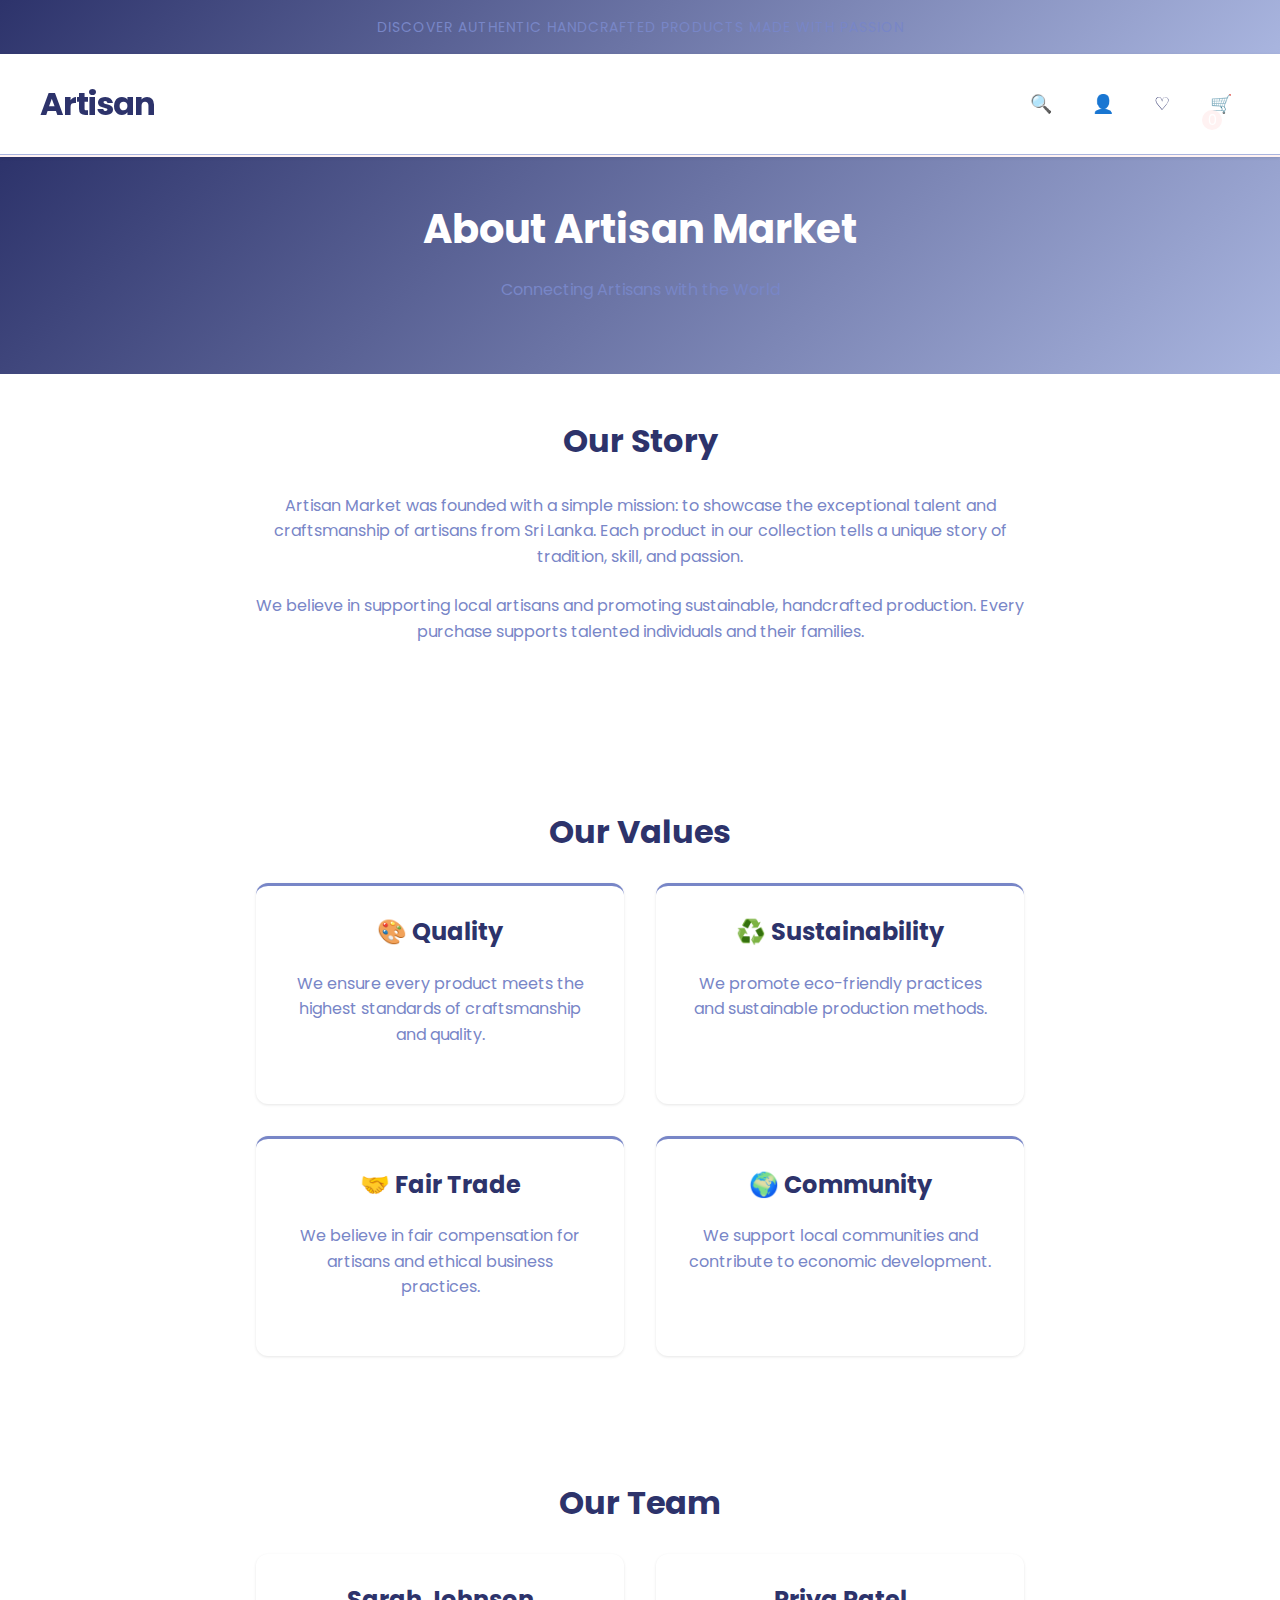
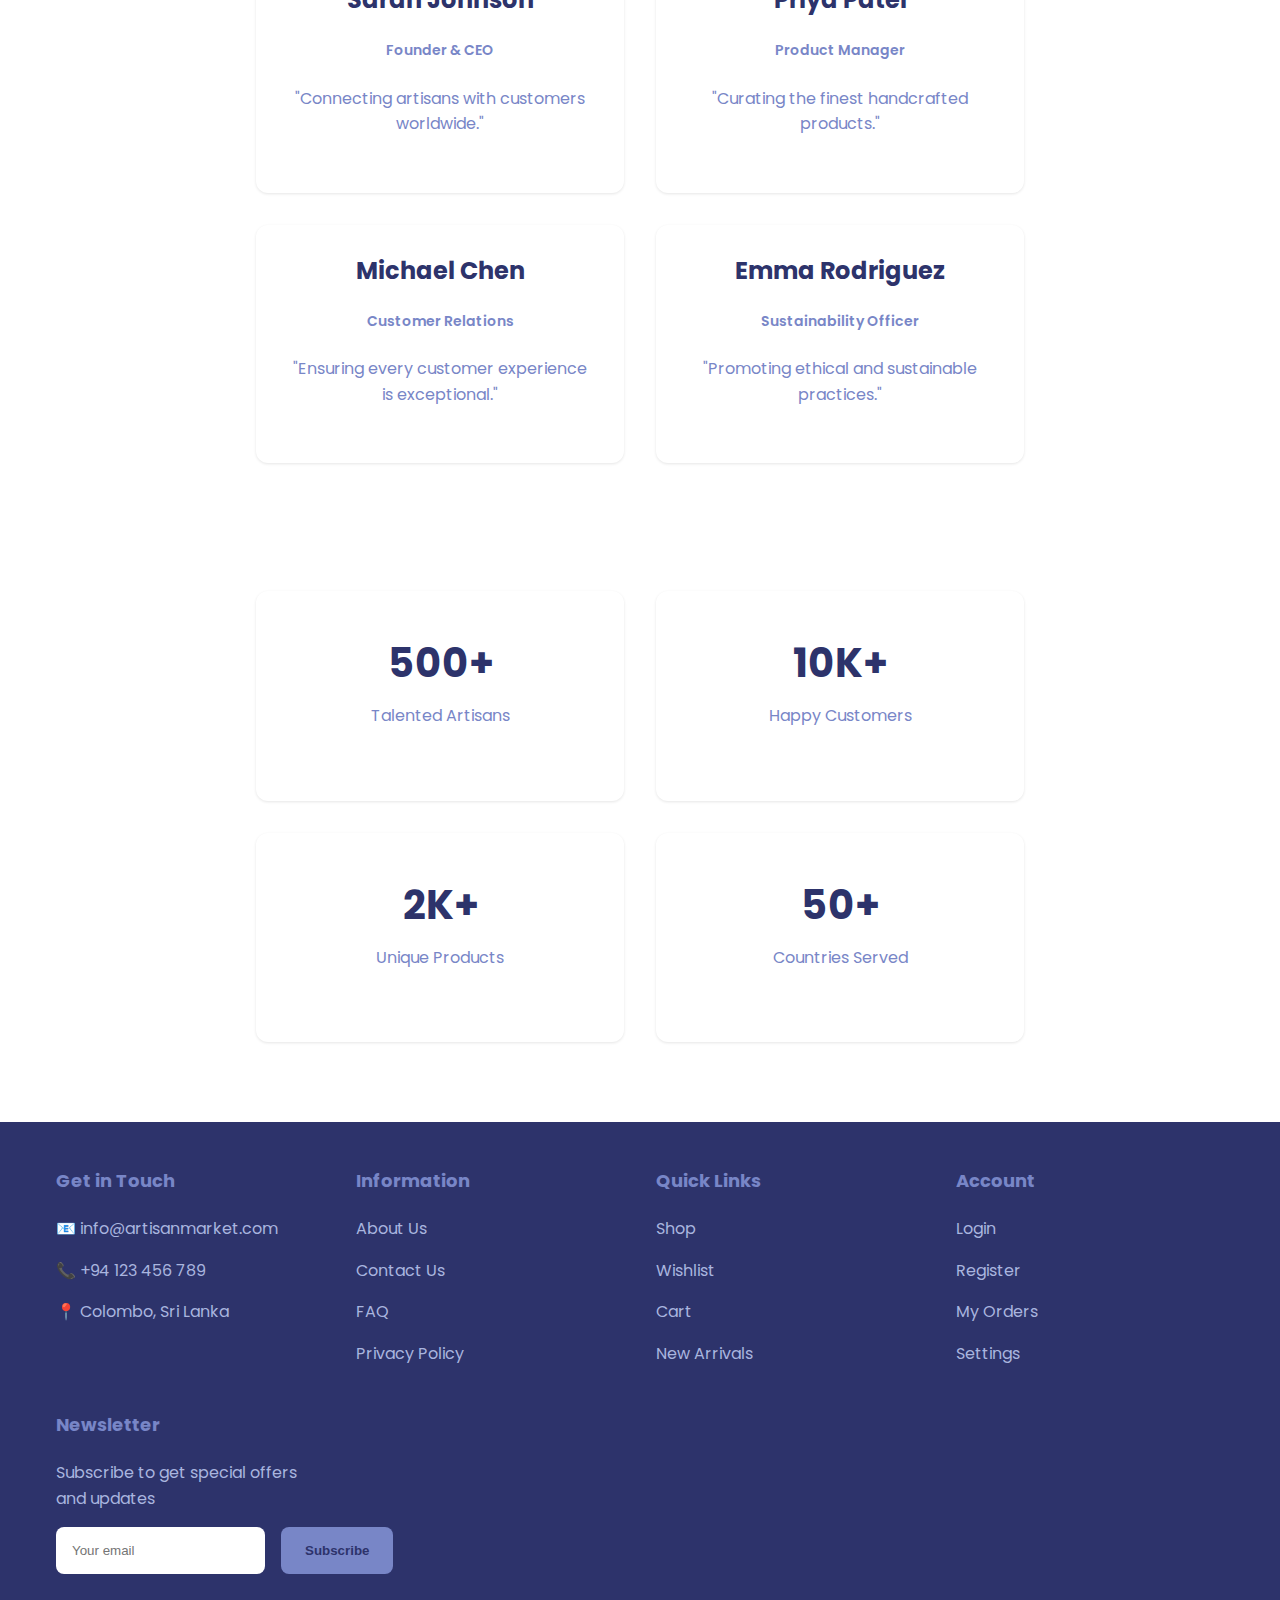
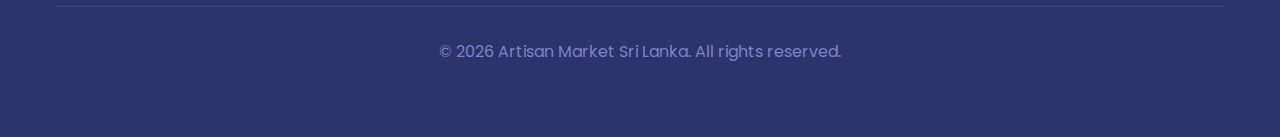
<file: about.html>
<!DOCTYPE html>
<html lang="en">
<head>
  <meta charset="UTF-8" />
  <meta name="viewport" content="width=device-width, initial-scale=1, shrink-to-fit=no" />
  <meta name="theme-color" content="#5c4033">
  <meta name="description" content="About Artisan Market - Learn about our mission to bring authentic handcrafted products from Sri Lanka.">
  
  <link href="https://fonts.googleapis.com/css2?family=Poppins:wght@400;500;600;700&display=swap" rel="stylesheet">
  <link rel="stylesheet" href="style.css">
  
  <title>About | Artisan Market</title>
</head>

<body>
  <div id="app">
    <!-- Header -->
    <div class="header-top">
      <div class="container">
        <p class="header-message">DISCOVER AUTHENTIC HANDCRAFTED PRODUCTS MADE WITH PASSION</p>
      </div>
    </div>

    <header class="main-header">
      <div class="container header-content">
        <button class="mobile-menu-btn" id="mobileMenuBtn" aria-label="Toggle navigation menu">
          <span></span>
          <span></span>
          <span></span>
        </button>

        <div class="logo-section">
          <a href="index.html" class="brand" aria-label="Artisan Market home">Artisan</a>
        </div>

        <nav class="main-nav" id="mainNav" role="navigation" aria-label="Main navigation">
          <ul class="nav-menu">
            <li><a href="index.html">HOME</a></li>
            <li><a href="shop.html">SHOP</a></li>
            <li><a href="about.html">ABOUT</a></li>
            <li><a href="contact.html">CONTACT</a></li>
            <li><a href="faq.html">FAQ</a></li>
          </ul>
        </nav>

        <div class="header-icons">
          <button class="icon-btn" id="searchToggle" aria-label="Search products">
            <span>🔍</span>
          </button>
          <a href="account.html" class="icon-btn" aria-label="Account">
            <span>👤</span>
          </a>
          <a href="shop.html" class="icon-btn" aria-label="Wishlist">
            <span>♡</span>
          </a>
          <a href="cart.html" class="icon-btn cart-btn" aria-label="Shopping cart">
            <span>🛒</span>
            <span class="cart-count">0</span>
          </a>
        </div>
      </div>

      <div class="search-bar-wrapper" id="searchBarWrapper" role="search">
        <div class="container">
          <input type="search" id="searchInput" placeholder="Search for products..." aria-label="Search" required>
          <button id="searchBtn" type="button" aria-label="Search">Search</button>
        </div>
      </div>
    </header>

    <!-- Hero Section -->
    <section class="about-hero">
      <div class="container">
        <h1>About Artisan Market</h1>
        <p>Connecting Artisans with the World</p>
      </div>
    </section>

    <!-- Story Section -->
    <main class="container">
      <section class="about-story">
        <h2>Our Story</h2>
        <p>Artisan Market was founded with a simple mission: to showcase the exceptional talent and craftsmanship of artisans from Sri Lanka. Each product in our collection tells a unique story of tradition, skill, and passion.</p>
        <p>We believe in supporting local artisans and promoting sustainable, handcrafted production. Every purchase supports talented individuals and their families.</p>
      </section>

      <!-- Values Section -->
      <section class="values-section">
        <h2>Our Values</h2>
        <div class="values-grid">
          <div class="value-card">
            <h3>🎨 Quality</h3>
            <p>We ensure every product meets the highest standards of craftsmanship and quality.</p>
          </div>
          <div class="value-card">
            <h3>♻️ Sustainability</h3>
            <p>We promote eco-friendly practices and sustainable production methods.</p>
          </div>
          <div class="value-card">
            <h3>🤝 Fair Trade</h3>
            <p>We believe in fair compensation for artisans and ethical business practices.</p>
          </div>
          <div class="value-card">
            <h3>🌍 Community</h3>
            <p>We support local communities and contribute to economic development.</p>
          </div>
        </div>
      </section>

      <!-- Team Section -->
      <section class="team-section">
        <h2>Our Team</h2>
        <div class="team-grid">
          <div class="team-member">
            <h3>Sarah Johnson</h3>
            <p class="role">Founder & CEO</p>
            <p>"Connecting artisans with customers worldwide."</p>
          </div>
          <div class="team-member">
            <h3>Priya Patel</h3>
            <p class="role">Product Manager</p>
            <p>"Curating the finest handcrafted products."</p>
          </div>
          <div class="team-member">
            <h3>Michael Chen</h3>
            <p class="role">Customer Relations</p>
            <p>"Ensuring every customer experience is exceptional."</p>
          </div>
          <div class="team-member">
            <h3>Emma Rodriguez</h3>
            <p class="role">Sustainability Officer</p>
            <p>"Promoting ethical and sustainable practices."</p>
          </div>
        </div>
      </section>

      <!-- Statistics Section -->
      <section class="stats-section">
        <div class="stats-grid">
          <div class="stat-card">
            <h3>500+</h3>
            <p>Talented Artisans</p>
          </div>
          <div class="stat-card">
            <h3>10K+</h3>
            <p>Happy Customers</p>
          </div>
          <div class="stat-card">
            <h3>2K+</h3>
            <p>Unique Products</p>
          </div>
          <div class="stat-card">
            <h3>50+</h3>
            <p>Countries Served</p>
          </div>
        </div>
      </section>
    </main>

    <!-- Footer -->
    <footer class="main-footer">
      <div class="container">
        <div class="footer-grid">
          <div class="footer-section">
            <h4>Get in Touch</h4>
            <p>📧 <a href="mailto:info@artisanmarket.com">info@artisanmarket.com</a></p>
            <p>📞 <a href="tel:+94123456789">+94 123 456 789</a></p>
            <p>📍 Colombo, Sri Lanka</p>
          </div>

          <div class="footer-section">
            <h4>Information</h4>
            <ul>
              <li><a href="about.html">About Us</a></li>
              <li><a href="contact.html">Contact Us</a></li>
              <li><a href="faq.html">FAQ</a></li>
              <li><a href="#">Privacy Policy</a></li>
            </ul>
          </div>

          <div class="footer-section">
            <h4>Quick Links</h4>
            <ul>
              <li><a href="shop.html">Shop</a></li>
              <li><a href="#">Wishlist</a></li>
              <li><a href="cart.html">Cart</a></li>
              <li><a href="#">New Arrivals</a></li>
            </ul>
          </div>

          <div class="footer-section">
            <h4>Account</h4>
            <ul>
              <li><a href="account.html">Login</a></li>
              <li><a href="account.html">Register</a></li>
              <li><a href="account.html">My Orders</a></li>
              <li><a href="#">Settings</a></li>
            </ul>
          </div>

          <div class="footer-section">
            <h4>Newsletter</h4>
            <p>Subscribe to get special offers and updates</p>
            <form class="newsletter-form" method="post">
              <input type="email" placeholder="Your email" required aria-label="Email address">
              <button type="submit" aria-label="Subscribe to newsletter">Subscribe</button>
            </form>
          </div>
        </div>

        <div class="footer-bottom">
          <p>&copy; <span id="year"></span> Artisan Market Sri Lanka. All rights reserved.</p>
        </div>
      </div>
    </footer>
  </div>

  <script src="common.js"></script>
  <script src="script.js"></script>
</body>
</html>
</file>
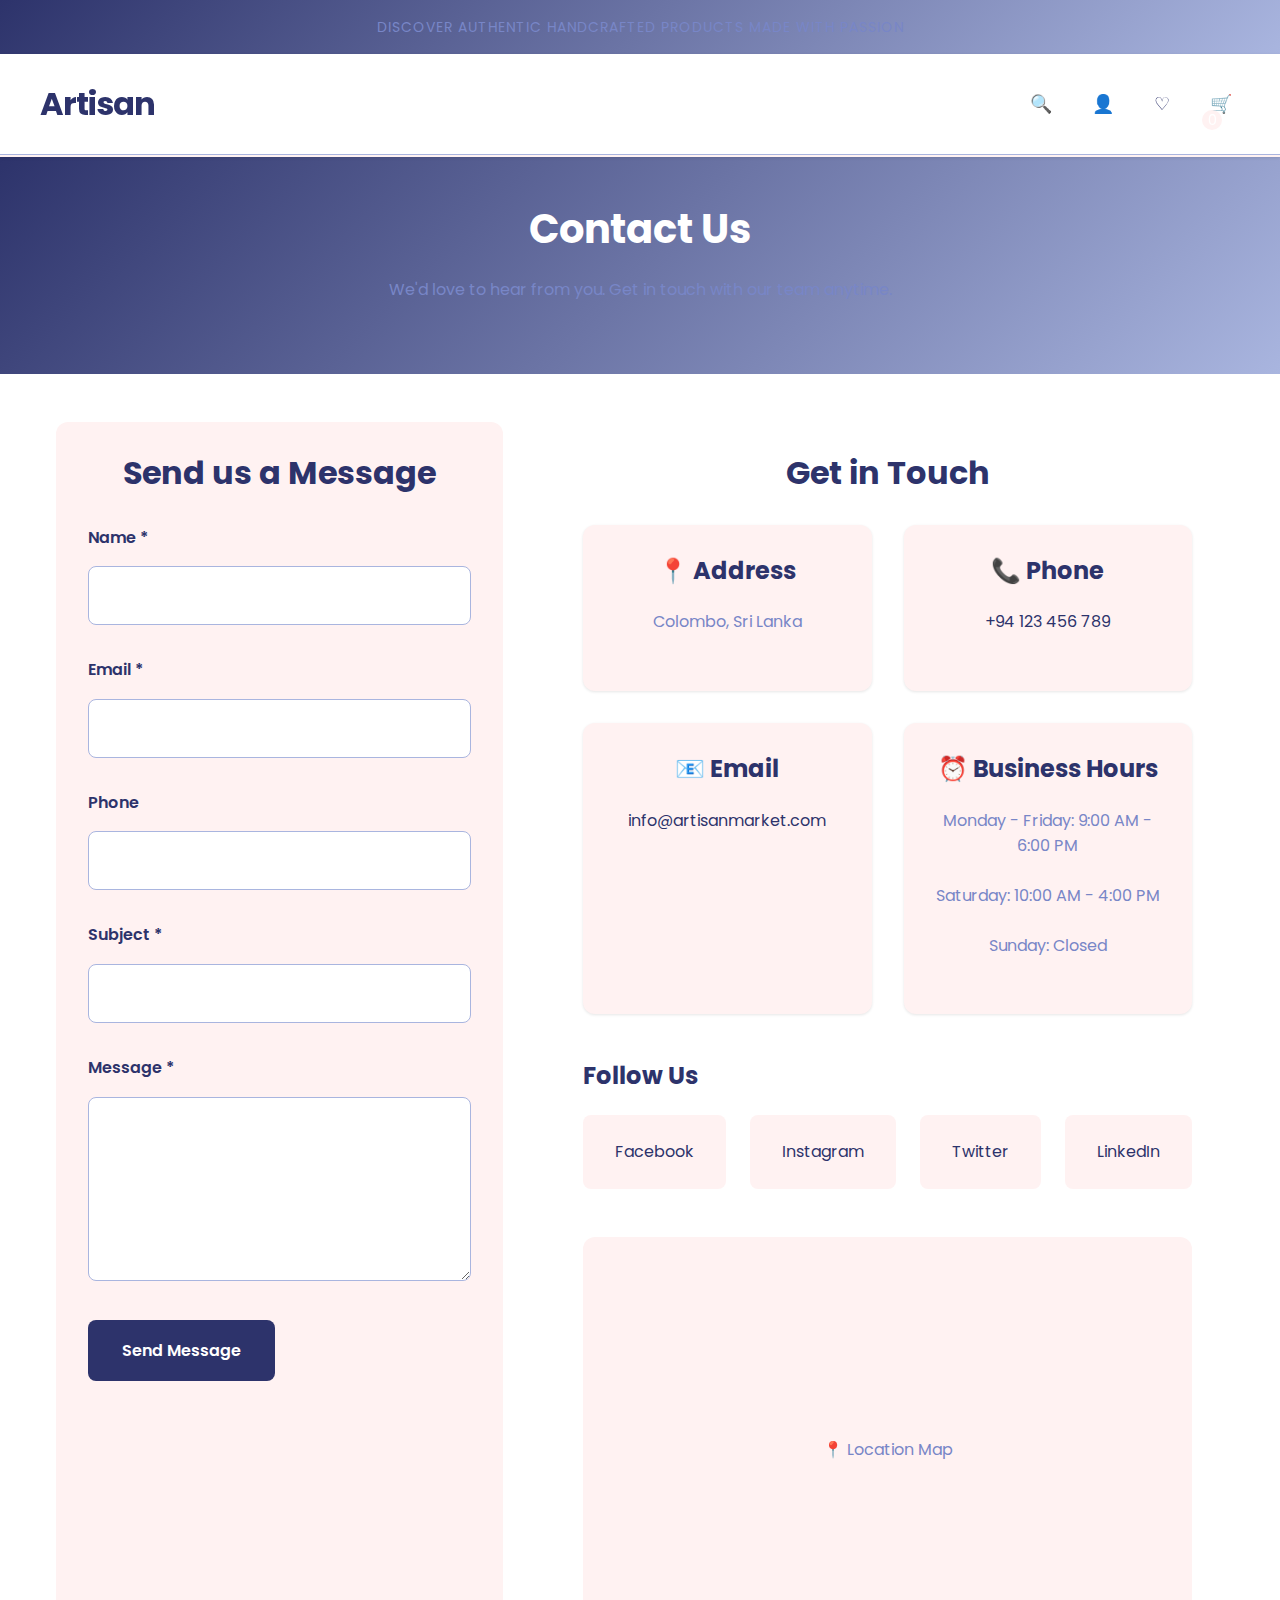
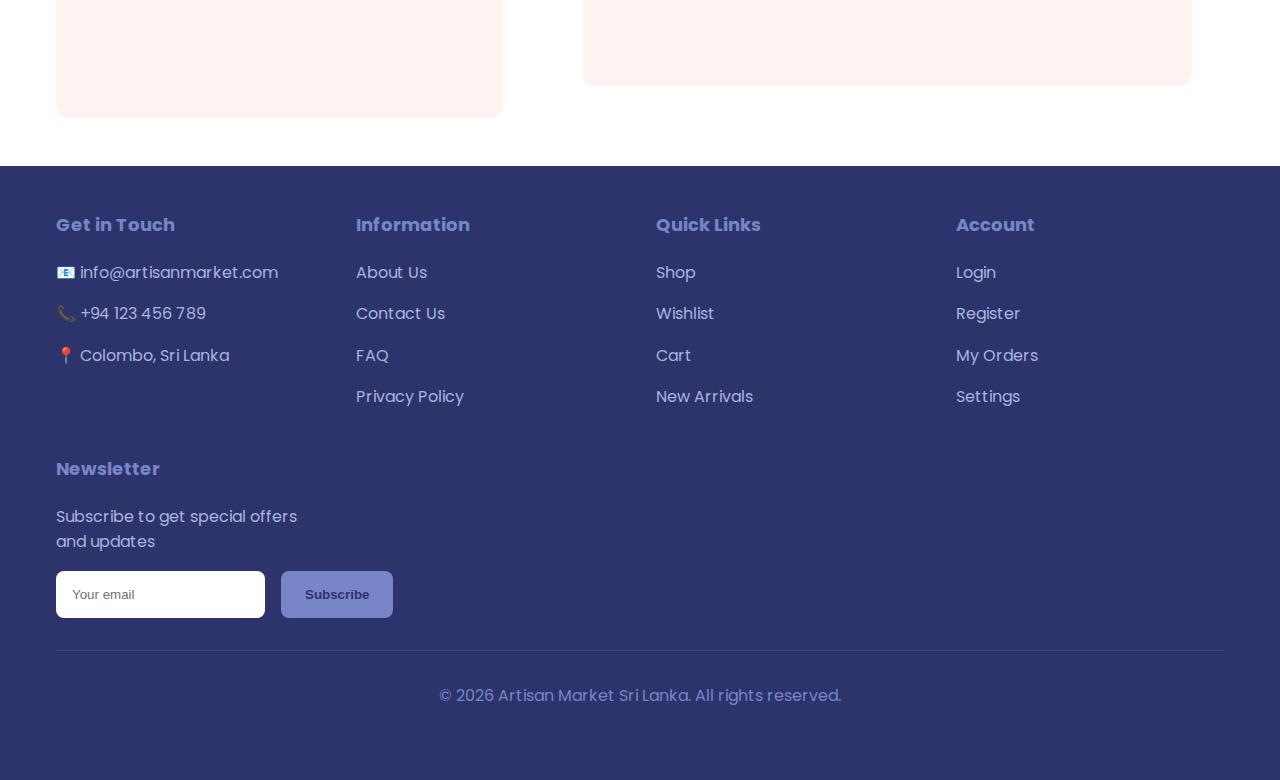
<file: contact.html>
<!DOCTYPE html>
<html lang="en">
<head>
  <meta charset="UTF-8" />
  <meta name="viewport" content="width=device-width, initial-scale=1, shrink-to-fit=no" />
  <meta name="theme-color" content="#5c4033">
  <meta name="description" content="Contact Artisan Market - Get in touch with our team for inquiries, support, and feedback.">
  
  <link href="https://fonts.googleapis.com/css2?family=Poppins:wght@400;500;600;700&display=swap" rel="stylesheet">
  <link rel="stylesheet" href="style.css">
  
  <title>Contact | Artisan Market</title>
</head>

<body>
  <div id="app">
    <!-- Header -->
    <div class="header-top">
      <div class="container">
        <p class="header-message">DISCOVER AUTHENTIC HANDCRAFTED PRODUCTS MADE WITH PASSION</p>
      </div>
    </div>

    <header class="main-header">
      <div class="container header-content">
        <button class="mobile-menu-btn" id="mobileMenuBtn" aria-label="Toggle navigation menu">
          <span></span>
          <span></span>
          <span></span>
        </button>

        <div class="logo-section">
          <a href="index.html" class="brand" aria-label="Artisan Market home">Artisan</a>
        </div>

        <nav class="main-nav" id="mainNav" role="navigation" aria-label="Main navigation">
          <ul class="nav-menu">
            <li><a href="index.html">HOME</a></li>
            <li><a href="shop.html">SHOP</a></li>
            <li><a href="about.html">ABOUT</a></li>
            <li><a href="contact.html">CONTACT</a></li>
            <li><a href="faq.html">FAQ</a></li>
          </ul>
        </nav>

        <div class="header-icons">
          <button class="icon-btn" id="searchToggle" aria-label="Search products">
            <span>🔍</span>
          </button>
          <a href="account.html" class="icon-btn" aria-label="Account">
            <span>👤</span>
          </a>
          <a href="shop.html" class="icon-btn" aria-label="Wishlist">
            <span>♡</span>
          </a>
          <a href="cart.html" class="icon-btn cart-btn" aria-label="Shopping cart">
            <span>🛒</span>
            <span class="cart-count">0</span>
          </a>
        </div>
      </div>

      <div class="search-bar-wrapper" id="searchBarWrapper" role="search">
        <div class="container">
          <input type="search" id="searchInput" placeholder="Search for products..." aria-label="Search" required>
          <button id="searchBtn" type="button" aria-label="Search">Search</button>
        </div>
      </div>
    </header>

    <!-- Hero Section -->
    <section class="contact-hero">
      <div class="container">
        <h1>Contact Us</h1>
        <p>We'd love to hear from you. Get in touch with our team anytime.</p>
      </div>
    </section>

    <!-- Main Content -->
    <main class="container">
      <div class="contact-wrapper">
        <!-- Contact Form -->
        <section class="contact-form-section">
          <h2>Send us a Message</h2>
          <form id="contactForm" method="post">
            <div class="form-group">
              <label for="name">Name *</label>
              <input type="text" id="name" name="name" required aria-required="true">
            </div>

            <div class="form-group">
              <label for="email">Email *</label>
              <input type="email" id="email" name="email" required aria-required="true">
            </div>

            <div class="form-group">
              <label for="phone">Phone</label>
              <input type="tel" id="phone" name="phone">
            </div>

            <div class="form-group">
              <label for="subject">Subject *</label>
              <input type="text" id="subject" name="subject" required aria-required="true">
            </div>

            <div class="form-group">
              <label for="message">Message *</label>
              <textarea id="message" name="message" rows="6" required aria-required="true"></textarea>
            </div>

            <button type="submit" class="btn btn-primary">Send Message</button>
          </form>
        </section>

        <!-- Contact Information -->
        <section class="contact-info-section">
          <h2>Get in Touch</h2>
          
          <div class="info-cards">
            <div class="info-card">
              <h3>📍 Address</h3>
              <p>Colombo, Sri Lanka</p>
            </div>

            <div class="info-card">
              <h3>📞 Phone</h3>
              <p><a href="tel:+94123456789">+94 123 456 789</a></p>
            </div>

            <div class="info-card">
              <h3>📧 Email</h3>
              <p><a href="mailto:info@artisanmarket.com">info@artisanmarket.com</a></p>
            </div>

            <div class="info-card">
              <h3>⏰ Business Hours</h3>
              <p>Monday - Friday: 9:00 AM - 6:00 PM</p>
              <p>Saturday: 10:00 AM - 4:00 PM</p>
              <p>Sunday: Closed</p>
            </div>
          </div>

          <!-- Social Media -->
          <div class="social-section">
            <h3>Follow Us</h3>
            <div class="social-links">
              <a href="#" aria-label="Facebook">Facebook</a>
              <a href="#" aria-label="Instagram">Instagram</a>
              <a href="#" aria-label="Twitter">Twitter</a>
              <a href="#" aria-label="LinkedIn">LinkedIn</a>
            </div>
          </div>

          <!-- Map Placeholder -->
          <div class="map-placeholder">
            <p>📍 Location Map</p>
          </div>
        </section>
      </div>
    </main>

    <!-- Footer -->
    <footer class="main-footer">
      <div class="container">
        <div class="footer-grid">
          <div class="footer-section">
            <h4>Get in Touch</h4>
            <p>📧 <a href="mailto:info@artisanmarket.com">info@artisanmarket.com</a></p>
            <p>📞 <a href="tel:+94123456789">+94 123 456 789</a></p>
            <p>📍 Colombo, Sri Lanka</p>
          </div>

          <div class="footer-section">
            <h4>Information</h4>
            <ul>
              <li><a href="about.html">About Us</a></li>
              <li><a href="contact.html">Contact Us</a></li>
              <li><a href="faq.html">FAQ</a></li>
              <li><a href="#">Privacy Policy</a></li>
            </ul>
          </div>

          <div class="footer-section">
            <h4>Quick Links</h4>
            <ul>
              <li><a href="shop.html">Shop</a></li>
              <li><a href="#">Wishlist</a></li>
              <li><a href="cart.html">Cart</a></li>
              <li><a href="#">New Arrivals</a></li>
            </ul>
          </div>

          <div class="footer-section">
            <h4>Account</h4>
            <ul>
              <li><a href="account.html">Login</a></li>
              <li><a href="account.html">Register</a></li>
              <li><a href="account.html">My Orders</a></li>
              <li><a href="#">Settings</a></li>
            </ul>
          </div>

          <div class="footer-section">
            <h4>Newsletter</h4>
            <p>Subscribe to get special offers and updates</p>
            <form class="newsletter-form" method="post">
              <input type="email" placeholder="Your email" required aria-label="Email address">
              <button type="submit" aria-label="Subscribe to newsletter">Subscribe</button>
            </form>
          </div>
        </div>

        <div class="footer-bottom">
          <p>&copy; <span id="year"></span> Artisan Market Sri Lanka. All rights reserved.</p>
        </div>
      </div>
    </footer>
  </div>

  <script src="common.js"></script>
  <script src="contact-script.js"></script>
</body>
</html>
</file>
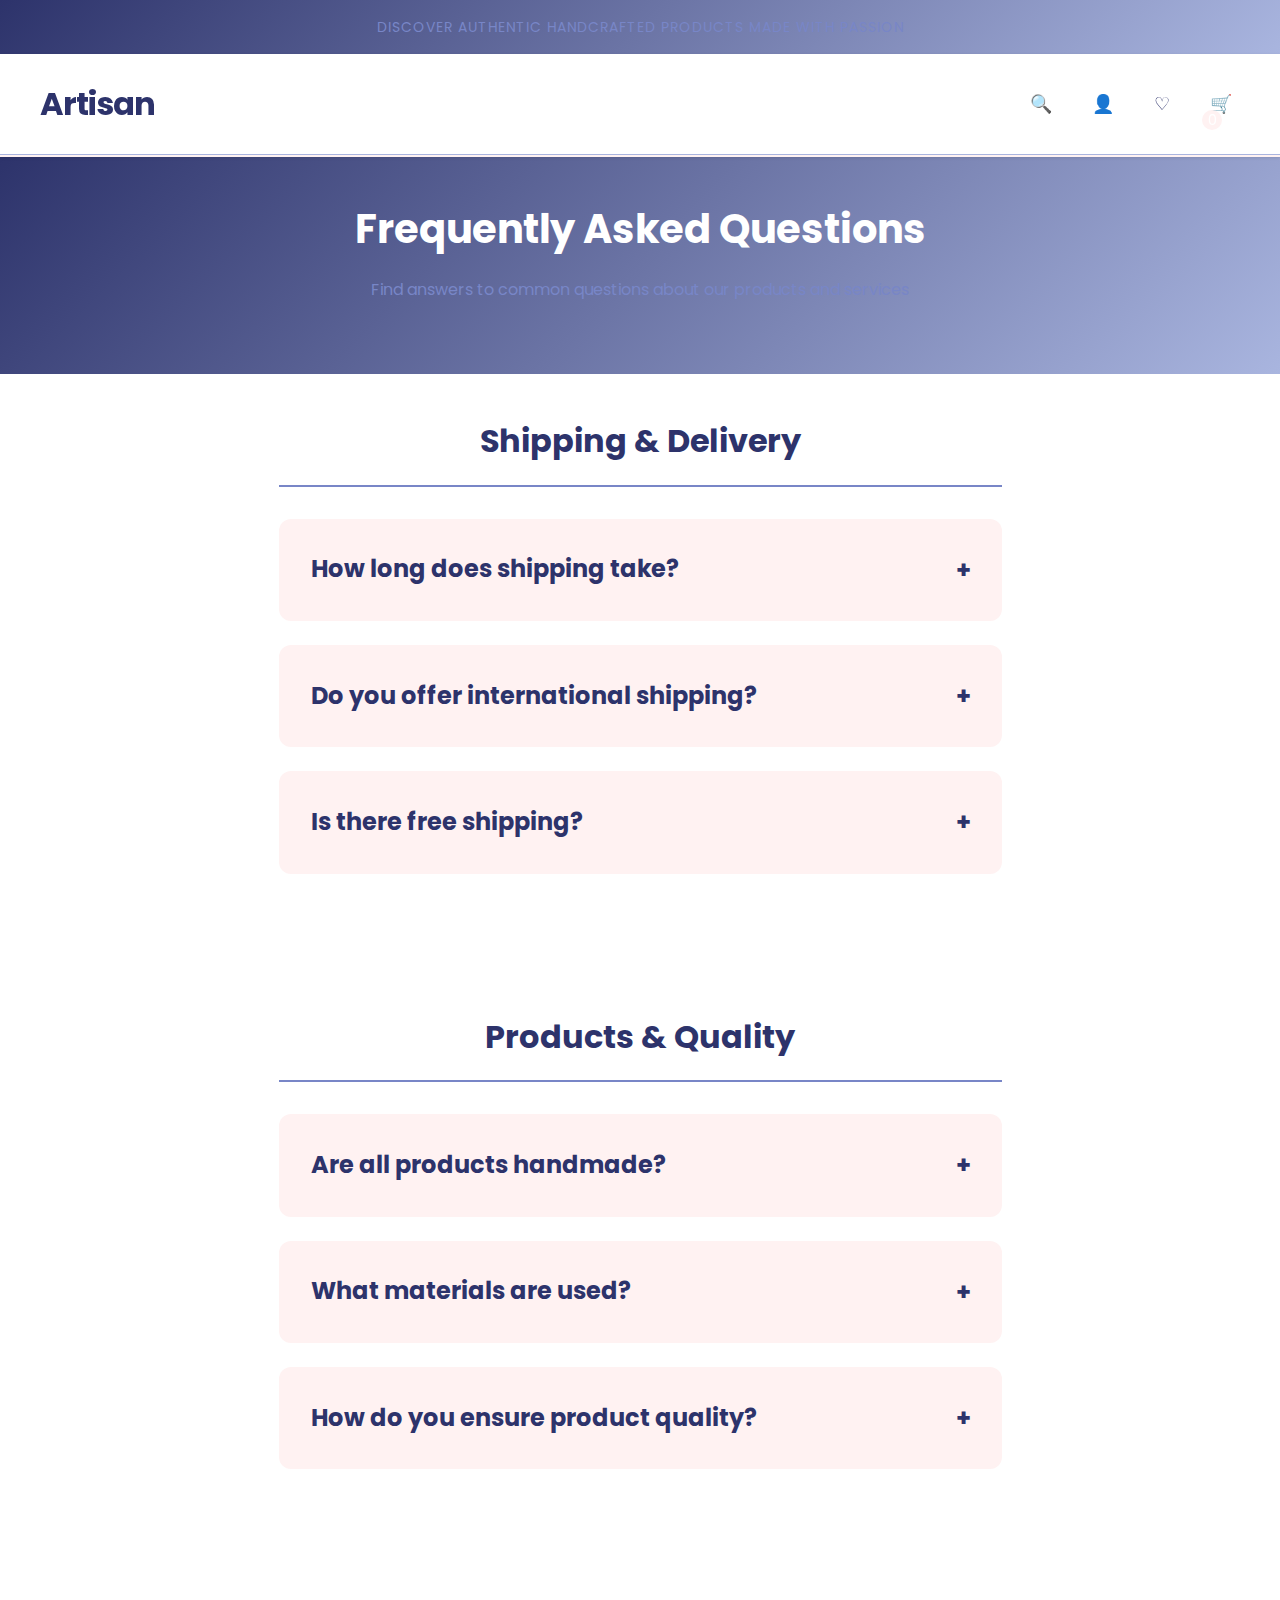
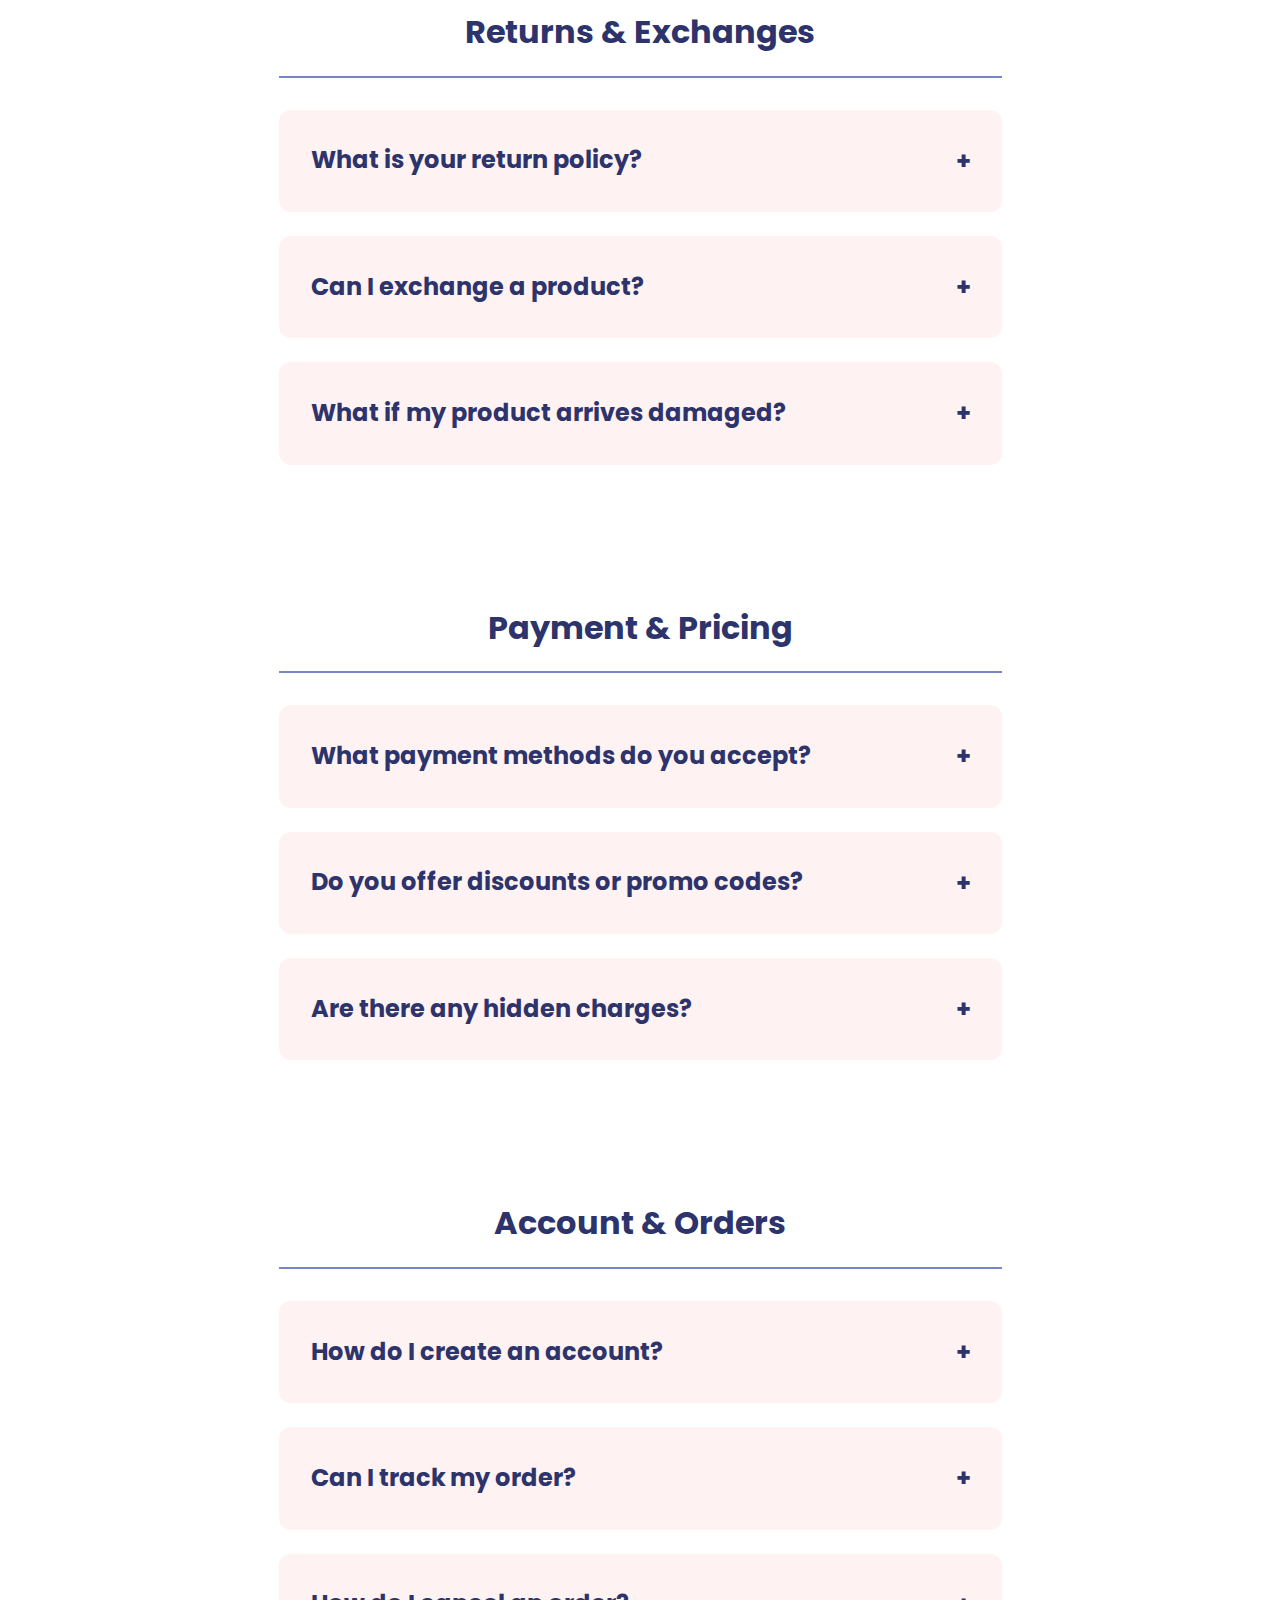
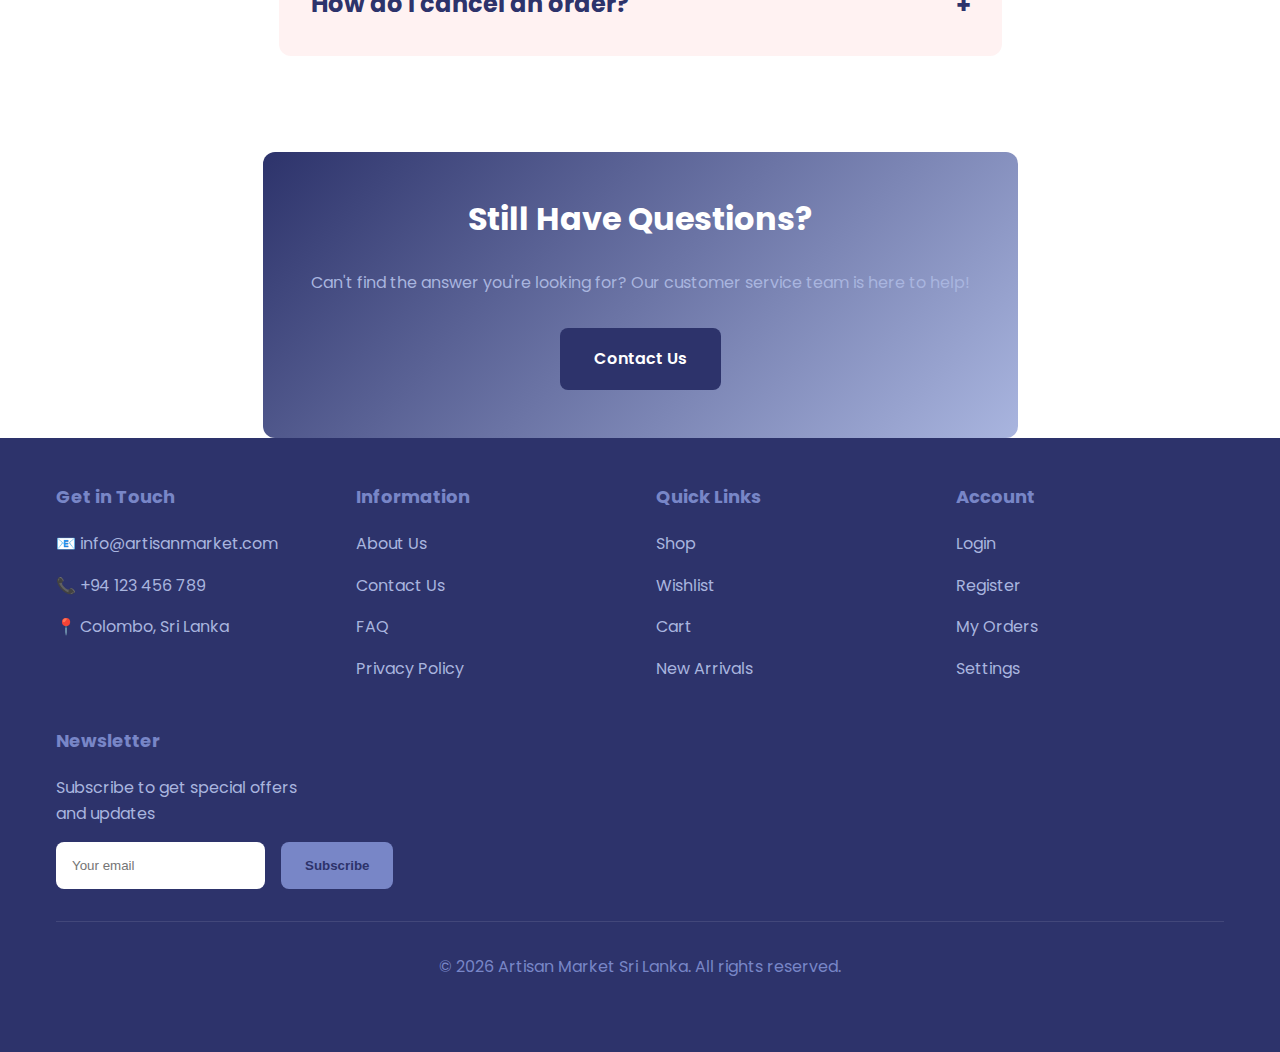
<file: faq.html>
<!DOCTYPE html>
<html lang="en">
<head>
  <meta charset="UTF-8" />
  <meta name="viewport" content="width=device-width, initial-scale=1, shrink-to-fit=no" />
  <meta name="theme-color" content="#5c4033">
  <meta name="description" content="FAQ - Frequently Asked Questions at Artisan Market. Find answers to common questions about shipping, products, and more.">
  
  <link href="https://fonts.googleapis.com/css2?family=Poppins:wght@400;500;600;700&display=swap" rel="stylesheet">
  <link rel="stylesheet" href="style.css">
  
  <title>FAQ | Artisan Market</title>
</head>

<body>
  <div id="app">
    <!-- Header -->
    <div class="header-top">
      <div class="container">
        <p class="header-message">DISCOVER AUTHENTIC HANDCRAFTED PRODUCTS MADE WITH PASSION</p>
      </div>
    </div>

    <header class="main-header">
      <div class="container header-content">
        <button class="mobile-menu-btn" id="mobileMenuBtn" aria-label="Toggle navigation menu">
          <span></span>
          <span></span>
          <span></span>
        </button>

        <div class="logo-section">
          <a href="index.html" class="brand" aria-label="Artisan Market home">Artisan</a>
        </div>

        <nav class="main-nav" id="mainNav" role="navigation" aria-label="Main navigation">
          <ul class="nav-menu">
            <li><a href="index.html">HOME</a></li>
            <li><a href="shop.html">SHOP</a></li>
            <li><a href="about.html">ABOUT</a></li>
            <li><a href="contact.html">CONTACT</a></li>
            <li><a href="faq.html">FAQ</a></li>
          </ul>
        </nav>

        <div class="header-icons">
          <button class="icon-btn" id="searchToggle" aria-label="Search products">
            <span>🔍</span>
          </button>
          <a href="account.html" class="icon-btn" aria-label="Account">
            <span>👤</span>
          </a>
          <a href="shop.html" class="icon-btn" aria-label="Wishlist">
            <span>♡</span>
          </a>
          <a href="cart.html" class="icon-btn cart-btn" aria-label="Shopping cart">
            <span>🛒</span>
            <span class="cart-count">0</span>
          </a>
        </div>
      </div>

      <div class="search-bar-wrapper" id="searchBarWrapper" role="search">
        <div class="container">
          <input type="search" id="searchInput" placeholder="Search for products..." aria-label="Search" required>
          <button id="searchBtn" type="button" aria-label="Search">Search</button>
        </div>
      </div>
    </header>

    <!-- Hero Section -->
    <section class="faq-hero">
      <div class="container">
        <h1>Frequently Asked Questions</h1>
        <p>Find answers to common questions about our products and services</p>
      </div>
    </section>

    <!-- Main Content -->
    <main class="container">
      <!-- Shipping & Delivery -->
      <section class="faq-category">
        <h2>Shipping & Delivery</h2>
        <div class="faq-items">
          <div class="faq-item">
            <div class="faq-question">
              <h3>How long does shipping take?</h3>
              <span class="faq-toggle">+</span>
            </div>
            <div class="faq-answer">
              <p>Standard shipping takes 5-7 business days. Express shipping options are available at checkout for faster delivery.</p>
            </div>
          </div>

          <div class="faq-item">
            <div class="faq-question">
              <h3>Do you offer international shipping?</h3>
              <span class="faq-toggle">+</span>
            </div>
            <div class="faq-answer">
              <p>Yes! We ship to over 50 countries worldwide. International shipping rates and times vary by location and will be calculated at checkout.</p>
            </div>
          </div>

          <div class="faq-item">
            <div class="faq-question">
              <h3>Is there free shipping?</h3>
              <span class="faq-toggle">+</span>
            </div>
            <div class="faq-answer">
              <p>Yes! We offer free shipping on orders over Rs. 5,000 within Sri Lanka. Other regions may have different thresholds.</p>
            </div>
          </div>
        </div>
      </section>

      <!-- Products & Quality -->
      <section class="faq-category">
        <h2>Products & Quality</h2>
        <div class="faq-items">
          <div class="faq-item">
            <div class="faq-question">
              <h3>Are all products handmade?</h3>
              <span class="faq-toggle">+</span>
            </div>
            <div class="faq-answer">
              <p>Yes! Every product in our collection is handcrafted by skilled artisans. Each piece is unique and may have slight variations.</p>
            </div>
          </div>

          <div class="faq-item">
            <div class="faq-question">
              <h3>What materials are used?</h3>
              <span class="faq-toggle">+</span>
            </div>
            <div class="faq-answer">
              <p>We use various natural and sustainable materials including cotton, wood, ceramic, brass, and more. Check individual product descriptions for specific materials.</p>
            </div>
          </div>

          <div class="faq-item">
            <div class="faq-question">
              <h3>How do you ensure product quality?</h3>
              <span class="faq-toggle">+</span>
            </div>
            <div class="faq-answer">
              <p>We work directly with trusted artisans and inspect every product before shipping. Our quality assurance process ensures you receive the best handcrafted items.</p>
            </div>
          </div>
        </div>
      </section>

      <!-- Returns & Exchanges -->
      <section class="faq-category">
        <h2>Returns & Exchanges</h2>
        <div class="faq-items">
          <div class="faq-item">
            <div class="faq-question">
              <h3>What is your return policy?</h3>
              <span class="faq-toggle">+</span>
            </div>
            <div class="faq-answer">
              <p>We offer a 30-day return policy on most items. Products must be unused and in original packaging. Contact us for return instructions.</p>
            </div>
          </div>

          <div class="faq-item">
            <div class="faq-question">
              <h3>Can I exchange a product?</h3>
              <span class="faq-toggle">+</span>
            </div>
            <div class="faq-answer">
              <p>Yes! You can exchange products within 30 days if they're unused and in original condition. Contact our customer service team to arrange an exchange.</p>
            </div>
          </div>

          <div class="faq-item">
            <div class="faq-question">
              <h3>What if my product arrives damaged?</h3>
              <span class="faq-toggle">+</span>
            </div>
            <div class="faq-answer">
              <p>Contact us immediately with photos of the damage. We'll arrange a replacement or refund at no cost to you.</p>
            </div>
          </div>
        </div>
      </section>

      <!-- Payment & Pricing -->
      <section class="faq-category">
        <h2>Payment & Pricing</h2>
        <div class="faq-items">
          <div class="faq-item">
            <div class="faq-question">
              <h3>What payment methods do you accept?</h3>
              <span class="faq-toggle">+</span>
            </div>
            <div class="faq-answer">
              <p>We accept credit cards, debit cards, online banking, and digital payment methods. All transactions are secure and encrypted.</p>
            </div>
          </div>

          <div class="faq-item">
            <div class="faq-question">
              <h3>Do you offer discounts or promo codes?</h3>
              <span class="faq-toggle">+</span>
            </div>
            <div class="faq-answer">
              <p>Yes! Subscribe to our newsletter for exclusive offers and promo codes. Check our social media for seasonal sales and discounts.</p>
            </div>
          </div>

          <div class="faq-item">
            <div class="faq-question">
              <h3>Are there any hidden charges?</h3>
              <span class="faq-toggle">+</span>
            </div>
            <div class="faq-answer">
              <p>No! The price shown includes all applicable taxes. Shipping is calculated transparently at checkout before you complete your purchase.</p>
            </div>
          </div>
        </div>
      </section>

      <!-- Account & Orders -->
      <section class="faq-category">
        <h2>Account & Orders</h2>
        <div class="faq-items">
          <div class="faq-item">
            <div class="faq-question">
              <h3>How do I create an account?</h3>
              <span class="faq-toggle">+</span>
            </div>
            <div class="faq-answer">
              <p>Click on your account icon and select "Register". Fill in your details and you're ready to shop! Creating an account helps us track your orders and preferences.</p>
            </div>
          </div>

          <div class="faq-item">
            <div class="faq-question">
              <h3>Can I track my order?</h3>
              <span class="faq-toggle">+</span>
            </div>
            <div class="faq-answer">
              <p>Yes! Once your order is shipped, you'll receive a tracking number via email. You can also track orders from your account dashboard.</p>
            </div>
          </div>

          <div class="faq-item">
            <div class="faq-question">
              <h3>How do I cancel an order?</h3>
              <span class="faq-toggle">+</span>
            </div>
            <div class="faq-answer">
              <p>If your order hasn't shipped yet, you can cancel it from your account. Once shipped, you'll need to arrange a return. Contact us for assistance.</p>
            </div>
          </div>
        </div>
      </section>

      <!-- Contact Section -->
      <section class="faq-contact">
        <h2>Still Have Questions?</h2>
        <p>Can't find the answer you're looking for? Our customer service team is here to help!</p>
        <a href="contact.html" class="btn btn-primary">Contact Us</a>
      </section>
    </main>

    <!-- Footer -->
    <footer class="main-footer">
      <div class="container">
        <div class="footer-grid">
          <div class="footer-section">
            <h4>Get in Touch</h4>
            <p>📧 <a href="mailto:info@artisanmarket.com">info@artisanmarket.com</a></p>
            <p>📞 <a href="tel:+94123456789">+94 123 456 789</a></p>
            <p>📍 Colombo, Sri Lanka</p>
          </div>

          <div class="footer-section">
            <h4>Information</h4>
            <ul>
              <li><a href="about.html">About Us</a></li>
              <li><a href="contact.html">Contact Us</a></li>
              <li><a href="faq.html">FAQ</a></li>
              <li><a href="#">Privacy Policy</a></li>
            </ul>
          </div>

          <div class="footer-section">
            <h4>Quick Links</h4>
            <ul>
              <li><a href="shop.html">Shop</a></li>
              <li><a href="#">Wishlist</a></li>
              <li><a href="cart.html">Cart</a></li>
              <li><a href="#">New Arrivals</a></li>
            </ul>
          </div>

          <div class="footer-section">
            <h4>Account</h4>
            <ul>
              <li><a href="account.html">Login</a></li>
              <li><a href="account.html">Register</a></li>
              <li><a href="account.html">My Orders</a></li>
              <li><a href="#">Settings</a></li>
            </ul>
          </div>

          <div class="footer-section">
            <h4>Newsletter</h4>
            <p>Subscribe to get special offers and updates</p>
            <form class="newsletter-form" method="post">
              <input type="email" placeholder="Your email" required aria-label="Email address">
              <button type="submit" aria-label="Subscribe to newsletter">Subscribe</button>
            </form>
          </div>
        </div>

        <div class="footer-bottom">
          <p>&copy; <span id="year"></span> Artisan Market Sri Lanka. All rights reserved.</p>
        </div>
      </div>
    </footer>
  </div>

  <script src="common.js"></script>
  <script src="faq-script.js"></script>
</body>
</html>
</file>
<file: style.css>
/**
 * style.css - Main stylesheet for Artisan Market
 * Comprehensive styling for all pages and components
 */

/* ============================================
   1. CSS VARIABLES & GLOBAL STYLES
   ============================================ */

:root {
  /* Colors */
  --primary-color: #2D336B;
  --secondary-color: #A9B5DF;
  --accent-color: #7886C7;
  --light-bg: #FFF2F2;
  --white: #ffffff;
  --dark-text: #2D336B;
  --light-text: #7886C7;
  --border-color: #A9B5DF;
  --success: #7886C7;
  --error: #FFF2F2;
  --warning: #A9B5DF;

  /* Spacing */
  --spacing-xs: 0.5rem;
  --spacing-sm: 1rem;
  --spacing-md: 1.5rem;
  --spacing-lg: 2rem;
  --spacing-xl: 3rem;

  /* Typography */
  --font-primary: 'Poppins', sans-serif;
  --font-size-base: 1rem;
  --font-size-sm: 0.875rem;
  --font-size-lg: 1.125rem;
  --font-size-xl: 1.5rem;
  --font-size-2xl: 2rem;
  --font-size-3xl: 2.5rem;

  /* Border Radius */
  --radius-sm: 4px;
  --radius-md: 8px;
  --radius-lg: 12px;

  /* Shadows */
  --shadow-sm: 0 1px 3px rgba(0, 0, 0, 0.1);
  --shadow-md: 0 4px 6px rgba(0, 0, 0, 0.1);
  --shadow-lg: 0 10px 25px rgba(0, 0, 0, 0.1);

  /* Transitions */
  --transition: all 0.3s ease;
}

/* ============================================
   2. RESET & BASE STYLES
   ============================================ */

* {
  margin: 0;
  padding: 0;
  box-sizing: border-box;
}

html {
  scroll-behavior: smooth;
}

body {
  font-family: var(--font-primary);
  font-size: var(--font-size-base);
  line-height: 1.6;
  color: var(--dark-text);
  background-color: var(--white);
}

#app {
  display: flex;
  flex-direction: column;
  min-height: 100vh;
}

/* ============================================
   3. TYPOGRAPHY
   ============================================ */

h1, h2, h3, h4, h5, h6 {
  font-weight: 700;
  line-height: 1.2;
  margin-bottom: var(--spacing-md);
}

h1 {
  font-size: var(--font-size-3xl);
  color: var(--primary-color);
}

h2 {
  font-size: var(--font-size-2xl);
  color: var(--primary-color);
}

h3 {
  font-size: var(--font-size-xl);
  color: var(--dark-text);
}

h4 {
  font-size: var(--font-size-lg);
  color: var(--dark-text);
}

p {
  margin-bottom: var(--spacing-md);
  color: var(--light-text);
}

a {
  color: var(--primary-color);
  text-decoration: none;
  transition: var(--transition);
}

a:hover {
  color: var(--secondary-color);
}

/* ============================================
   4. LAYOUT & CONTAINER
   ============================================ */

.container {
  max-width: 1200px;
  margin: 0 auto;
  padding: 0 var(--spacing-sm);
}

main {
  flex: 1;
}

/* ============================================
   5. HEADER & NAVIGATION
   ============================================ */

.header-top {
  background: linear-gradient(135deg, var(--primary-color), var(--secondary-color));
  color: var(--white);
  padding: var(--spacing-sm);
  text-align: center;
  font-size: var(--font-size-sm);
  letter-spacing: 1px;
}

.header-top .header-message {
  margin: 0;
}

.main-header {
  background: var(--white);
  border-bottom: 2px solid var(--light-bg);
  position: sticky;
  top: 0;
  z-index: 100;
  box-shadow: var(--shadow-sm);
}

.header-content {
  display: flex;
  align-items: center;
  justify-content: space-between;
  padding: var(--spacing-md) 0;
  gap: var(--spacing-lg);
}

.logo-section {
  flex-shrink: 0;
}

.brand {
  font-size: var(--font-size-2xl);
  font-weight: 700;
  color: var(--primary-color);
  display: block;
  letter-spacing: -1px;
}

.brand:hover {
  color: var(--secondary-color);
}

.main-nav {
  flex: 1;
  display: none;
}

.main-nav.active,
.main-nav[style*="display: block"] {
  display: block;
}

.nav-menu {
  list-style: none;
  display: flex;
  gap: var(--spacing-lg);
  align-items: center;
}

.nav-menu a {
  font-weight: 600;
  color: var(--dark-text);
  transition: var(--transition);
}

.nav-menu a:hover {
  color: var(--primary-color);
  border-bottom: 2px solid var(--accent-color);
}

.header-icons {
  display: flex;
  gap: var(--spacing-md);
  align-items: center;
}

.icon-btn {
  background: none;
  border: none;
  cursor: pointer;
  font-size: var(--font-size-lg);
  padding: var(--spacing-xs);
  transition: var(--transition);
  border-radius: var(--radius-md);
}

.icon-btn:hover {
  transform: scale(1.1);
  background: var(--light-bg);
}

.icon-btn.active {
  background: var(--light-bg);
}

.cart-count {
  position: absolute;
  font-size: var(--font-size-sm);
  background: var(--error);
  color: var(--white);
  border-radius: 50%;
  width: 20px;
  height: 20px;
  display: flex;
  align-items: center;
  justify-content: center;
  margin-top: -8px;
  margin-left: -8px;
}

.search-bar-wrapper {
  max-height: 0;
  overflow: hidden;
  transition: max-height 0.3s ease;
  background: var(--light-bg);
  border-top: 1px solid var(--border-color);
}

.search-bar-wrapper.active {
  max-height: 80px;
}

.search-bar-wrapper .container {
  display: flex;
  gap: var(--spacing-sm);
  padding: var(--spacing-md) 0;
}

.search-bar-wrapper input {
  flex: 1;
  padding: var(--spacing-sm);
  border: 1px solid var(--border-color);
  border-radius: var(--radius-md);
  font-family: var(--font-primary);
}

.search-bar-wrapper button {
  padding: var(--spacing-sm) var(--spacing-md);
  background: var(--primary-color);
  color: var(--white);
  border: none;
  border-radius: var(--radius-md);
  cursor: pointer;
  font-weight: 600;
  transition: var(--transition);
}

.search-bar-wrapper button:hover {
  background: var(--secondary-color);
}

.mobile-menu-btn {
  display: none;
  flex-direction: column;
  gap: 5px;
  background: none;
  border: none;
  cursor: pointer;
}

.mobile-menu-btn span {
  width: 25px;
  height: 3px;
  background: var(--primary-color);
  border-radius: 2px;
  transition: var(--transition);
}

/* ============================================
   6. HERO SECTION & SLIDER
   ============================================ */

.hero-slider {
  background: linear-gradient(135deg, var(--primary-color), var(--secondary-color));
  color: var(--white);
  padding: 6rem var(--spacing-sm);
  text-align: center;
  min-height: 400px;
  display: flex;
  align-items: center;
  justify-content: center;
  position: relative;
}

.hero-slider .slide {
  display: none;
  animation: slideIn 0.5s ease;
}

.hero-slider .slide.active {
  display: block;
}

.hero-slider h1 {
  font-size: 3rem;
  color: var(--white);
  margin-bottom: var(--spacing-md);
}

.hero-slider p {
  font-size: var(--font-size-lg);
  color: #A9B5DF;
  margin-bottom: var(--spacing-lg);
}

@keyframes slideIn {
  from {
    opacity: 0;
    transform: translateY(20px);
  }
  to {
    opacity: 1;
    transform: translateY(0);
  }
}

/* ============================================
   7. SECTIONS & LAYOUT
   ============================================ */

section {
  padding: var(--spacing-xl) var(--spacing-sm);
}

.categories-section,
.featured-products,
.bestsellers,
.about-preview,
.testimonials {
  background: var(--white);
}

.categories-section {
  background: var(--light-bg);
}

.testimonials {
  background: linear-gradient(135deg, #F5EEEF, var(--light-bg));
}

section h2 {
  text-align: center;
  margin-bottom: var(--spacing-lg);
}

.section-footer {
  text-align: center;
  margin-top: var(--spacing-lg);
}

/* ============================================
   8. GRIDS
   ============================================ */

.categories-grid,
.product-grid,
.values-grid,
.team-grid,
.stats-grid,
.testimonials-grid {
  display: grid;
  gap: var(--spacing-lg);
  margin-bottom: var(--spacing-lg);
}

.categories-grid {
  grid-template-columns: repeat(auto-fit, minmax(200px, 1fr));
}

.product-grid {
  grid-template-columns: repeat(auto-fill, minmax(250px, 1fr));
}

.values-grid,
.team-grid,
.stats-grid {
  grid-template-columns: repeat(auto-fit, minmax(250px, 1fr));
}

.testimonials-grid {
  grid-template-columns: repeat(auto-fit, minmax(280px, 1fr));
}

/* ============================================
   9. CARDS
   ============================================ */

.category-card,
.product-card,
.value-card,
.team-member,
.stat-card,
.testimonial-card,
.info-card {
  background: var(--white);
  border-radius: var(--radius-lg);
  overflow: hidden;
  transition: var(--transition);
  box-shadow: var(--shadow-sm);
}

.category-card:hover,
.product-card:hover,
.value-card:hover,
.team-member:hover,
.stat-card:hover,
.testimonial-card:hover,
.info-card:hover {
  transform: translateY(-5px);
  box-shadow: var(--shadow-lg);
}

/* Product Cards */
.product-card {
  display: flex;
  flex-direction: column;
  text-align: center;
  padding: 0;
}

.product-image {
  overflow: hidden;
  height: 250px;
}

.product-image img {
  width: 100%;
  height: 100%;
  object-fit: cover;
  transition: var(--transition);
}

.product-card:hover .product-image img {
  transform: scale(1.05);
}

.product-info {
  padding: var(--spacing-md);
  flex-grow: 1;
  display: flex;
  flex-direction: column;
}

.product-title {
  margin: 0 0 var(--spacing-sm) 0;
  font-size: var(--font-size-base);
}

.product-price {
  font-weight: 600;
  color: var(--secondary-color);
  margin: 0 0 auto 0;
}

/* Category Cards */
.category-card {
  padding: var(--spacing-lg);
  text-align: center;
}

.category-card h3 {
  font-size: 3rem;
  margin-bottom: var(--spacing-md);
}

.category-title {
  display: block;
  font-weight: 700;
  color: var(--primary-color);
  margin-bottom: var(--spacing-sm);
}

/* Value Cards */
.value-card {
  padding: var(--spacing-lg);
  text-align: center;
  border-top: 3px solid var(--accent-color);
}

/* Team Cards */
.team-member {
  padding: var(--spacing-lg);
  text-align: center;
}

.team-member .role {
  color: var(--accent-color);
  font-weight: 600;
  font-size: var(--font-size-sm);
}

/* Stat Cards */
.stat-card {
  padding: var(--spacing-xl) var(--spacing-md);
  text-align: center;
}

.stat-card h3 {
  font-size: 2.5rem;
  color: var(--primary-color);
  margin-bottom: var(--spacing-sm);
}

/* Testimonial Cards */
.testimonial-card {
  padding: var(--spacing-lg);
  border-left: 4px solid var(--accent-color);
}

.testimonial-card p:first-child {
  font-style: italic;
  margin-bottom: var(--spacing-md);
}

/* Info Cards */
.info-card {
  padding: var(--spacing-lg);
  text-align: center;
}

/* ============================================
   10. BUTTONS
   ============================================ */

.btn {
  display: inline-block;
  padding: var(--spacing-sm) var(--spacing-lg);
  border: 2px solid transparent;
  border-radius: var(--radius-md);
  font-family: var(--font-primary);
  font-weight: 600;
  cursor: pointer;
  transition: var(--transition);
  text-align: center;
  text-decoration: none;
  font-size: var(--font-size-base);
}

.btn-primary {
  background: var(--primary-color);
  color: var(--white);
}

.btn-primary:hover {
  background: var(--secondary-color);
  transform: translateY(-2px);
  box-shadow: var(--shadow-md);
}

.btn-outline {
  border-color: var(--primary-color);
  color: var(--primary-color);
  background: transparent;
}

.btn-outline:hover {
  background: var(--light-bg);
}

.btn-sm {
  padding: var(--spacing-xs) var(--spacing-md);
  font-size: var(--font-size-sm);
}

.btn-large {
  padding: var(--spacing-md) var(--spacing-xl);
  font-size: var(--font-size-lg);
  width: 100%;
}

/* ============================================
   11. FORMS
   ============================================ */

.form-group {
  margin-bottom: var(--spacing-lg);
}

.form-group label {
  display: block;
  margin-bottom: var(--spacing-sm);
  font-weight: 600;
  color: var(--dark-text);
}

.form-group input,
.form-group textarea,
.form-group select {
  width: 100%;
  padding: var(--spacing-sm);
  border: 1px solid var(--border-color);
  border-radius: var(--radius-md);
  font-family: var(--font-primary);
  font-size: var(--font-size-base);
  transition: var(--transition);
}

.form-group input:focus,
.form-group textarea:focus,
.form-group select:focus {
  outline: none;
  border-color: var(--primary-color);
  box-shadow: 0 0 0 3px rgba(45, 51, 107, 0.1);
}

.form-checkbox,
.form-remember {
  margin-bottom: var(--spacing-md);
  display: flex;
  align-items: center;
  gap: var(--spacing-sm);
}

.form-checkbox input[type="checkbox"],
.form-remember input[type="checkbox"] {
  width: auto;
  cursor: pointer;
}

.form-checkbox label,
.form-remember label {
  margin: 0;
  font-weight: normal;
}

.form-remember a {
  color: var(--primary-color);
}

/* ============================================
   12. FOOTER
   ============================================ */

.main-footer {
  background: var(--primary-color);
  color: var(--white);
  padding: var(--spacing-xl) var(--spacing-sm);
  margin-top: auto;
}

.footer-grid {
  display: grid;
  grid-template-columns: repeat(auto-fit, minmax(250px, 1fr));
  gap: var(--spacing-lg);
  margin-bottom: var(--spacing-lg);
}

.footer-section h4 {
  color: var(--accent-color);
  margin-bottom: var(--spacing-md);
}

.footer-section p {
  color: #A9B5DF;
  margin-bottom: var(--spacing-sm);
}

.footer-section a {
  color: #A9B5DF;
}

.footer-section a:hover {
  color: var(--accent-color);
}

.footer-section ul {
  list-style: none;
}

.footer-section ul li {
  margin-bottom: var(--spacing-sm);
}

.newsletter-form {
  display: flex;
  gap: var(--spacing-sm);
}

.newsletter-form input {
  flex: 1;
  padding: var(--spacing-sm);
  border: none;
  border-radius: var(--radius-md);
}

.newsletter-form button {
  padding: var(--spacing-sm) var(--spacing-md);
  background: var(--accent-color);
  color: var(--primary-color);
  border: none;
  border-radius: var(--radius-md);
  cursor: pointer;
  font-weight: 600;
  transition: var(--transition);
}

.newsletter-form button:hover {
  background: var(--white);
}

.footer-bottom {
  text-align: center;
  border-top: 1px solid rgba(255, 255, 255, 0.1);
  padding-top: var(--spacing-lg);
  color: #A9B5DF;
}

/* ============================================
   13. SHOP PAGE
   ============================================ */

.shop-container {
  padding: var(--spacing-xl) var(--spacing-sm);
}

.shop-wrapper {
  display: grid;
  grid-template-columns: 250px 1fr;
  gap: var(--spacing-xl);
}

.shop-sidebar {
  background: var(--light-bg);
  padding: var(--spacing-lg);
  border-radius: var(--radius-lg);
  height: fit-content;
  position: sticky;
  top: 120px;
}

.filter-section {
  margin-bottom: var(--spacing-lg);
  padding-bottom: var(--spacing-lg);
  border-bottom: 1px solid var(--border-color);
}

.filter-section:last-child {
  border-bottom: none;
}

.filter-section h3,
.filter-section h4 {
  margin-bottom: var(--spacing-md);
}

.filter-options {
  display: flex;
  flex-direction: column;
  gap: var(--spacing-sm);
}

.filter-options label {
  display: flex;
  align-items: center;
  gap: var(--spacing-sm);
  cursor: pointer;
  font-weight: normal;
}

.filter-options input {
  width: 18px;
  height: 18px;
  cursor: pointer;
}

.shop-main {
  flex: 1;
}

.shop-header {
  display: flex;
  justify-content: space-between;
  align-items: center;
  margin-bottom: var(--spacing-lg);
  gap: var(--spacing-lg);
}

.shop-controls {
  display: flex;
  align-items: center;
  gap: var(--spacing-sm);
}

.shop-controls label {
  font-weight: 600;
}

.shop-controls select {
  padding: var(--spacing-sm);
  border: 1px solid var(--border-color);
  border-radius: var(--radius-md);
  font-family: var(--font-primary);
  cursor: pointer;
}

.product-count {
  color: var(--light-text);
  font-size: var(--font-size-sm);
}

/* ============================================
   14. PRODUCT DETAIL PAGE
   ============================================ */

.breadcrumb-container {
  background: var(--light-bg);
  padding: var(--spacing-md) var(--spacing-sm);
}

.breadcrumb-container nav {
  max-width: 1200px;
  margin: 0 auto;
  font-size: var(--font-size-sm);
}

.breadcrumb-container a {
  color: var(--primary-color);
}

.product-detail {
  padding: var(--spacing-xl) var(--spacing-sm);
}

.product-detail-grid {
  display: grid;
  grid-template-columns: 1fr 1fr;
  gap: var(--spacing-xl);
  margin-bottom: var(--spacing-xl);
}

.product-gallery {
  display: flex;
  flex-direction: column;
  gap: var(--spacing-md);
}

.main-image {
  width: 100%;
  height: 500px;
  background: var(--light-bg);
  border-radius: var(--radius-lg);
  overflow: hidden;
}

.main-image img {
  width: 100%;
  height: 100%;
  object-fit: cover;
}

.thumbnail-gallery {
  display: flex;
  gap: var(--spacing-sm);
}

.thumbnail {
  width: 100px;
  height: 100px;
  background: var(--light-bg);
  border: 2px solid transparent;
  border-radius: var(--radius-md);
  cursor: pointer;
  overflow: hidden;
  transition: var(--transition);
}

.thumbnail img {
  width: 100%;
  height: 100%;
  object-fit: cover;
}

.thumbnail.active,
.thumbnail:hover {
  border-color: var(--primary-color);
}

.product-info {
  display: flex;
  flex-direction: column;
}

.product-rating {
  display: flex;
  align-items: center;
  gap: var(--spacing-sm);
  margin-bottom: var(--spacing-md);
}

.product-specs {
  background: var(--light-bg);
  padding: var(--spacing-lg);
  border-radius: var(--radius-lg);
  margin: var(--spacing-lg) 0;
}

.specs-list p {
  margin-bottom: var(--spacing-sm);
  display: flex;
  justify-content: space-between;
}

.add-to-cart-section {
  display: flex;
  gap: var(--spacing-md);
  margin: var(--spacing-lg) 0;
}

.quantity-selector {
  display: flex;
  border: 1px solid var(--border-color);
  border-radius: var(--radius-md);
  overflow: hidden;
}

.quantity-selector button,
.quantity-selector input {
  border: none;
  padding: var(--spacing-sm) var(--spacing-md);
  font-family: var(--font-primary);
  cursor: pointer;
  transition: var(--transition);
}

.quantity-selector button {
  background: var(--light-bg);
  font-weight: 600;
  width: 40px;
}

.quantity-selector button:hover {
  background: var(--border-color);
}

.quantity-selector input {
  width: 50px;
  text-align: center;
  border: none;
}

.quantity-selector input:focus {
  outline: none;
}

.product-info-box {
  display: grid;
  grid-template-columns: repeat(3, 1fr);
  gap: var(--spacing-md);
  margin: var(--spacing-lg) 0;
  padding: var(--spacing-lg);
  background: var(--light-bg);
  border-radius: var(--radius-lg);
}

.info-item {
  display: flex;
  gap: var(--spacing-md);
  align-items: flex-start;
}

.info-item span {
  font-size: 1.5rem;
}

.info-item strong {
  color: var(--primary-color);
  display: block;
}

.reviews-section,
.related-products {
  margin-top: var(--spacing-xl);
  padding-top: var(--spacing-xl);
  border-top: 2px solid var(--border-color);
}

.reviews-list {
  display: grid;
  gap: var(--spacing-lg);
  margin-top: var(--spacing-lg);
}

.review-item {
  background: var(--light-bg);
  padding: var(--spacing-lg);
  border-radius: var(--radius-lg);
}

.review-author {
  font-weight: 600;
  color: var(--secondary-color);
}

/* ============================================
   15. CART PAGE
   ============================================ */

.cart-hero {
  background: linear-gradient(135deg, var(--primary-color), var(--secondary-color));
  color: var(--white);
  padding: 3rem var(--spacing-sm);
  text-align: center;
}

.cart-hero h1 {
  color: var(--white);
}

.cart-wrapper {
  display: grid;
  grid-template-columns: 1fr 350px;
  gap: var(--spacing-xl);
  margin: var(--spacing-xl) 0;
}

.cart-items {
  display: flex;
  flex-direction: column;
  gap: var(--spacing-md);
}

.empty-cart {
  text-align: center;
  padding: var(--spacing-xl);
  background: var(--light-bg);
  border-radius: var(--radius-lg);
}

.empty-cart p:first-child {
  font-size: 2rem;
  margin-bottom: var(--spacing-md);
}

.empty-text {
  color: var(--light-text);
  margin-bottom: var(--spacing-lg);
}

.cart-item {
  display: flex;
  gap: var(--spacing-md);
  padding: var(--spacing-md);
  background: var(--light-bg);
  border-radius: var(--radius-lg);
  align-items: center;
}

.cart-item img {
  width: 100px;
  height: 100px;
  object-fit: cover;
  border-radius: var(--radius-md);
}

.cart-item-info {
  flex: 1;
}

.cart-item-info h3 {
  margin-bottom: var(--spacing-sm);
}

.quantity-control {
  display: flex;
  border: 1px solid var(--border-color);
  border-radius: var(--radius-md);
  width: 80px;
}

.quantity-control input {
  width: 100%;
  border: none;
  text-align: center;
  padding: var(--spacing-xs);
}

.quantity-control input:focus {
  outline: none;
}

.item-total {
  font-weight: 600;
  color: var(--primary-color);
}

.cart-item-actions {
  display: flex;
  gap: var(--spacing-sm);
}

.cart-summary {
  background: var(--light-bg);
  padding: var(--spacing-lg);
  border-radius: var(--radius-lg);
  height: fit-content;
  position: sticky;
  top: 150px;
}

.cart-summary h2 {
  font-size: var(--font-size-lg);
  margin-bottom: var(--spacing-lg);
}

.summary-item {
  display: flex;
  justify-content: space-between;
  margin-bottom: var(--spacing-md);
  color: var(--light-text);
}

.summary-total {
  display: flex;
  justify-content: space-between;
  padding-top: var(--spacing-md);
  border-top: 2px solid var(--border-color);
  font-weight: 700;
  font-size: var(--font-size-lg);
  margin-bottom: var(--spacing-lg);
}

.promo-section {
  display: flex;
  gap: var(--spacing-sm);
  margin-bottom: var(--spacing-lg);
}

.promo-section input {
  flex: 1;
  padding: var(--spacing-sm);
  border: 1px solid var(--border-color);
  border-radius: var(--radius-md);
}

.shipping-notice {
  background: rgba(120, 134, 199, 0.1);
  color: var(--success);
  padding: var(--spacing-md);
  border-radius: var(--radius-md);
  margin-top: var(--spacing-lg);
  font-size: var(--font-size-sm);
}

/* ============================================
   16. ACCOUNT PAGE
   ============================================ */

.account-container {
  padding: var(--spacing-xl) var(--spacing-sm);
}

.auth-container {
  max-width: 500px;
  margin: 0 auto;
}

.auth-tabs {
  display: flex;
  gap: 0;
  border-bottom: 2px solid var(--border-color);
  margin-bottom: var(--spacing-lg);
}

.auth-tab {
  flex: 1;
  padding: var(--spacing-md);
  background: none;
  border: none;
  cursor: pointer;
  font-weight: 600;
  color: var(--light-text);
  border-bottom: 3px solid transparent;
  transition: var(--transition);
}

.auth-tab.active {
  color: var(--primary-color);
  border-bottom-color: var(--primary-color);
}

.auth-form {
  display: none;
  animation: fadeIn 0.3s ease;
}

.auth-form.active {
  display: block;
}

@keyframes fadeIn {
  from {
    opacity: 0;
  }
  to {
    opacity: 1;
  }
}

.auth-form h2 {
  margin-bottom: var(--spacing-lg);
}

.form-remember {
  justify-content: space-between;
  margin-bottom: var(--spacing-lg);
}

.form-checkbox {
  margin-bottom: var(--spacing-lg);
}

.account-dashboard {
  display: grid;
  grid-template-columns: 250px 1fr;
  gap: var(--spacing-xl);
}

.dashboard-header {
  grid-column: 1 / -1;
  display: flex;
  justify-content: space-between;
  align-items: center;
  background: var(--light-bg);
  padding: var(--spacing-lg);
  border-radius: var(--radius-lg);
  margin-bottom: var(--spacing-lg);
}

.dashboard-sidebar {
  background: var(--light-bg);
  padding: var(--spacing-lg);
  border-radius: var(--radius-lg);
  height: fit-content;
}

.dashboard-nav {
  display: flex;
  flex-direction: column;
  gap: var(--spacing-sm);
}

.nav-btn {
  padding: var(--spacing-md);
  background: transparent;
  border: 2px solid transparent;
  border-left: 3px solid transparent;
  text-align: left;
  cursor: pointer;
  transition: var(--transition);
  border-radius: var(--radius-md);
}

.nav-btn:hover {
  background: rgba(45, 51, 107, 0.05);
}

.nav-btn.active {
  background: var(--white);
  border-left-color: var(--primary-color);
  color: var(--primary-color);
  font-weight: 600;
}

.dashboard-content {
  background: var(--white);
  padding: var(--spacing-lg);
  border-radius: var(--radius-lg);
}

.dashboard-section {
  display: none;
}

.dashboard-section.active {
  display: block;
}

.overview-grid {
  display: grid;
  grid-template-columns: repeat(auto-fit, minmax(150px, 1fr));
  gap: var(--spacing-lg);
}

.overview-card {
  background: var(--light-bg);
  padding: var(--spacing-lg);
  border-radius: var(--radius-lg);
  text-align: center;
}

.overview-number {
  font-size: 2rem;
  font-weight: 700;
  color: var(--primary-color);
  margin: var(--spacing-sm) 0;
}

.overview-link {
  display: inline-block;
  color: var(--primary-color);
  text-decoration: underline;
  font-size: var(--font-size-sm);
}

.orders-list,
.addresses-list {
  display: flex;
  flex-direction: column;
  gap: var(--spacing-md);
}

.order-item,
.address-item {
  background: var(--light-bg);
  padding: var(--spacing-md);
  border-radius: var(--radius-md);
  border-left: 3px solid var(--accent-color);
}

.order-item p,
.address-item p {
  margin-bottom: var(--spacing-sm);
}

.settings-form {
  max-width: 500px;
}

/* ============================================
   17. FAQ PAGE
   ============================================ */

.faq-hero {
  background: linear-gradient(135deg, var(--primary-color), var(--secondary-color));
  color: var(--white);
  padding: 3rem var(--spacing-sm);
  text-align: center;
}

.faq-hero h1 {
  color: var(--white);
}

.faq-category {
  margin-bottom: var(--spacing-xl);
}

.faq-category h2 {
  font-size: var(--font-size-2xl);
  margin-bottom: var(--spacing-lg);
  padding-bottom: var(--spacing-md);
  border-bottom: 2px solid var(--accent-color);
}

.faq-items {
  display: flex;
  flex-direction: column;
  gap: var(--spacing-md);
}

.faq-item {
  background: var(--light-bg);
  border-radius: var(--radius-lg);
  overflow: hidden;
}

.faq-question {
  padding: var(--spacing-lg);
  cursor: pointer;
  display: flex;
  justify-content: space-between;
  align-items: center;
  background: var(--light-bg);
  transition: var(--transition);
}

.faq-question:hover {
  background: #E8DEE8;
}

.faq-question h3 {
  margin: 0;
  flex: 1;
}

.faq-toggle {
  font-size: 1.5rem;
  font-weight: 700;
  color: var(--primary-color);
  transition: var(--transition);
}

.faq-item.active .faq-question {
  background: var(--primary-color);
  color: var(--white);
}

.faq-item.active .faq-question h3 {
  color: var(--white);
}

.faq-item.active .faq-toggle {
  color: var(--white);
  transform: rotate(45deg);
}

.faq-answer {
  display: none;
  padding: var(--spacing-lg);
  background: var(--white);
  border-top: 1px solid var(--border-color);
}

.faq-item.active .faq-answer {
  display: block;
}

.faq-contact {
  text-align: center;
  background: linear-gradient(135deg, var(--primary-color), var(--secondary-color));
  color: var(--white);
  padding: var(--spacing-xl);
  border-radius: var(--radius-lg);
  margin-top: var(--spacing-xl);
}

.faq-contact h2 {
  color: var(--white);
}

.faq-contact p {
  color: #A9B5DF;
  margin-bottom: var(--spacing-lg);
}

/* ============================================
   18. ABOUT & CONTACT PAGES
   ============================================ */

.about-hero,
.contact-hero {
  background: linear-gradient(135deg, var(--primary-color), var(--secondary-color));
  color: var(--white);
  padding: 3rem var(--spacing-sm);
  text-align: center;
}

.about-hero h1,
.contact-hero h1 {
  color: var(--white);
}

.about-story {
  max-width: 800px;
  margin: 0 auto var(--spacing-xl);
  text-align: center;
}

.contact-wrapper {
  display: grid;
  grid-template-columns: 1fr 1fr;
  gap: var(--spacing-xl);
  margin: var(--spacing-xl) 0;
}

.contact-form-section {
  background: var(--light-bg);
  padding: var(--spacing-lg);
  border-radius: var(--radius-lg);
}

.contact-form-section h2 {
  margin-bottom: var(--spacing-lg);
}

.contact-info-section {
  padding: var(--spacing-lg);
}

.contact-info-section h2 {
  margin-bottom: var(--spacing-lg);
}

.info-cards {
  display: grid;
  grid-template-columns: 1fr 1fr;
  gap: var(--spacing-lg);
  margin-bottom: var(--spacing-lg);
}

.info-card {
  padding: var(--spacing-lg);
  background: var(--light-bg);
  text-align: center;
}

.social-section {
  margin: var(--spacing-xl) 0;
}

.social-section h3 {
  margin-bottom: var(--spacing-md);
}

.social-links {
  display: flex;
  gap: var(--spacing-md);
  justify-content: center;
}

.social-links a {
  padding: var(--spacing-md) var(--spacing-lg);
  background: var(--light-bg);
  border-radius: var(--radius-md);
  transition: var(--transition);
}

.social-links a:hover {
  background: var(--primary-color);
  color: var(--white);
}

.map-placeholder {
  background: var(--light-bg);
  padding: 200px var(--spacing-lg);
  text-align: center;
  border-radius: var(--radius-lg);
  margin-top: var(--spacing-lg);
}

/* ============================================
   19. RESPONSIVE DESIGN
   ============================================ */

@media (max-width: 1024px) {
  .product-grid {
    grid-template-columns: repeat(auto-fill, minmax(200px, 1fr));
  }

  .contact-wrapper {
    grid-template-columns: 1fr;
  }

  .info-cards {
    grid-template-columns: 1fr;
  }

  .product-detail-grid {
    grid-template-columns: 1fr;
  }

  .cart-wrapper {
    grid-template-columns: 1fr;
  }

  .cart-summary {
    position: static;
  }

  .account-dashboard {
    grid-template-columns: 1fr;
  }

  .dashboard-sidebar {
    display: none;
  }

  .dashboard-nav {
    flex-direction: row;
    flex-wrap: wrap;
  }
}

@media (max-width: 768px) {
  :root {
    --font-size-base: 0.95rem;
    --font-size-xl: 1.25rem;
    --font-size-2xl: 1.75rem;
    --font-size-3xl: 2rem;
  }

  .main-nav {
    position: absolute;
    top: 100%;
    left: 0;
    right: 0;
    background: var(--white);
    border-bottom: 1px solid var(--border-color);
    padding: var(--spacing-md);
    box-shadow: var(--shadow-md);
  }

  .nav-menu {
    flex-direction: column;
    gap: var(--spacing-md);
  }

  .mobile-menu-btn {
    display: flex;
  }

  .header-content {
    flex-wrap: wrap;
  }

  .shop-wrapper {
    grid-template-columns: 1fr;
  }

  .shop-sidebar {
    position: static;
  }

  .product-grid {
    grid-template-columns: repeat(auto-fill, minmax(150px, 1fr));
  }

  .values-grid,
  .team-grid,
  .stats-grid {
    grid-template-columns: repeat(2, 1fr);
  }

  .categories-grid {
    grid-template-columns: 1fr;
  }

  .hero-slider h1 {
    font-size: 2rem;
  }

  .product-info-box {
    grid-template-columns: 1fr;
  }

  section {
    padding: var(--spacing-lg) var(--spacing-sm);
  }

  .footer-grid {
    grid-template-columns: repeat(2, 1fr);
  }
}

@media (max-width: 480px) {
  :root {
    --font-size-base: 0.9rem;
    --font-size-xl: 1.1rem;
    --font-size-2xl: 1.5rem;
    --font-size-3xl: 1.75rem;
    --spacing-lg: 1.5rem;
  }

  .hero-slider {
    padding: 3rem var(--spacing-sm);
    min-height: 300px;
  }

  .hero-slider h1 {
    font-size: 1.5rem;
  }

  .product-grid {
    grid-template-columns: repeat(2, 1fr);
  }

  .values-grid,
  .team-grid,
  .stats-grid {
    grid-template-columns: 1fr;
  }

  .header-icons {
    gap: var(--spacing-sm);
  }

  .icon-btn {
    font-size: 1rem;
  }

  .btn-large {
    padding: var(--spacing-sm) var(--spacing-md);
  }

  .footer-grid {
    grid-template-columns: 1fr;
  }

  .cart-item {
    flex-wrap: wrap;
  }

  .quantity-control {
    width: 100%;
  }

  .product-detail-grid {
    gap: var(--spacing-md);
  }

  .main-image {
    height: 300px;
  }

  section {
    padding: var(--spacing-md) var(--spacing-sm);
  }

  h1 {
    font-size: 1.75rem;
  }

  h2 {
    font-size: 1.5rem;
  }

  .auth-tabs {
    flex-wrap: wrap;
  }

  .auth-tab {
    flex: 1 1 45%;
  }
}

/* ============================================
   20. UTILITIES & ANIMATIONS
   ============================================ */

.container {
  scroll-margin-top: 150px;
}

.hidden {
  display: none !important;
}

.text-center {
  text-align: center;
}

.text-right {
  text-align: right;
}

.mt-lg {
  margin-top: var(--spacing-lg);
}

.mb-lg {
  margin-bottom: var(--spacing-lg);
}

.pt-lg {
  padding-top: var(--spacing-lg);
}

.pb-lg {
  padding-bottom: var(--spacing-lg);
}

/* Smooth transitions */
*:focus-visible {
  outline: 2px solid var(--primary-color);
  outline-offset: 2px;
}

/* Scrollbar */
::-webkit-scrollbar {
  width: 8px;
  height: 8px;
}

::-webkit-scrollbar-track {
  background: var(--light-bg);
}

::-webkit-scrollbar-thumb {
  background: var(--secondary-color);
  border-radius: 4px;
}

::-webkit-scrollbar-thumb:hover {
  background: var(--primary-color);
}

/* Print styles */
@media print {
  .main-header,
  .main-footer,
  .cart-summary,
  .shop-sidebar {
    display: none;
  }
}
</file>
